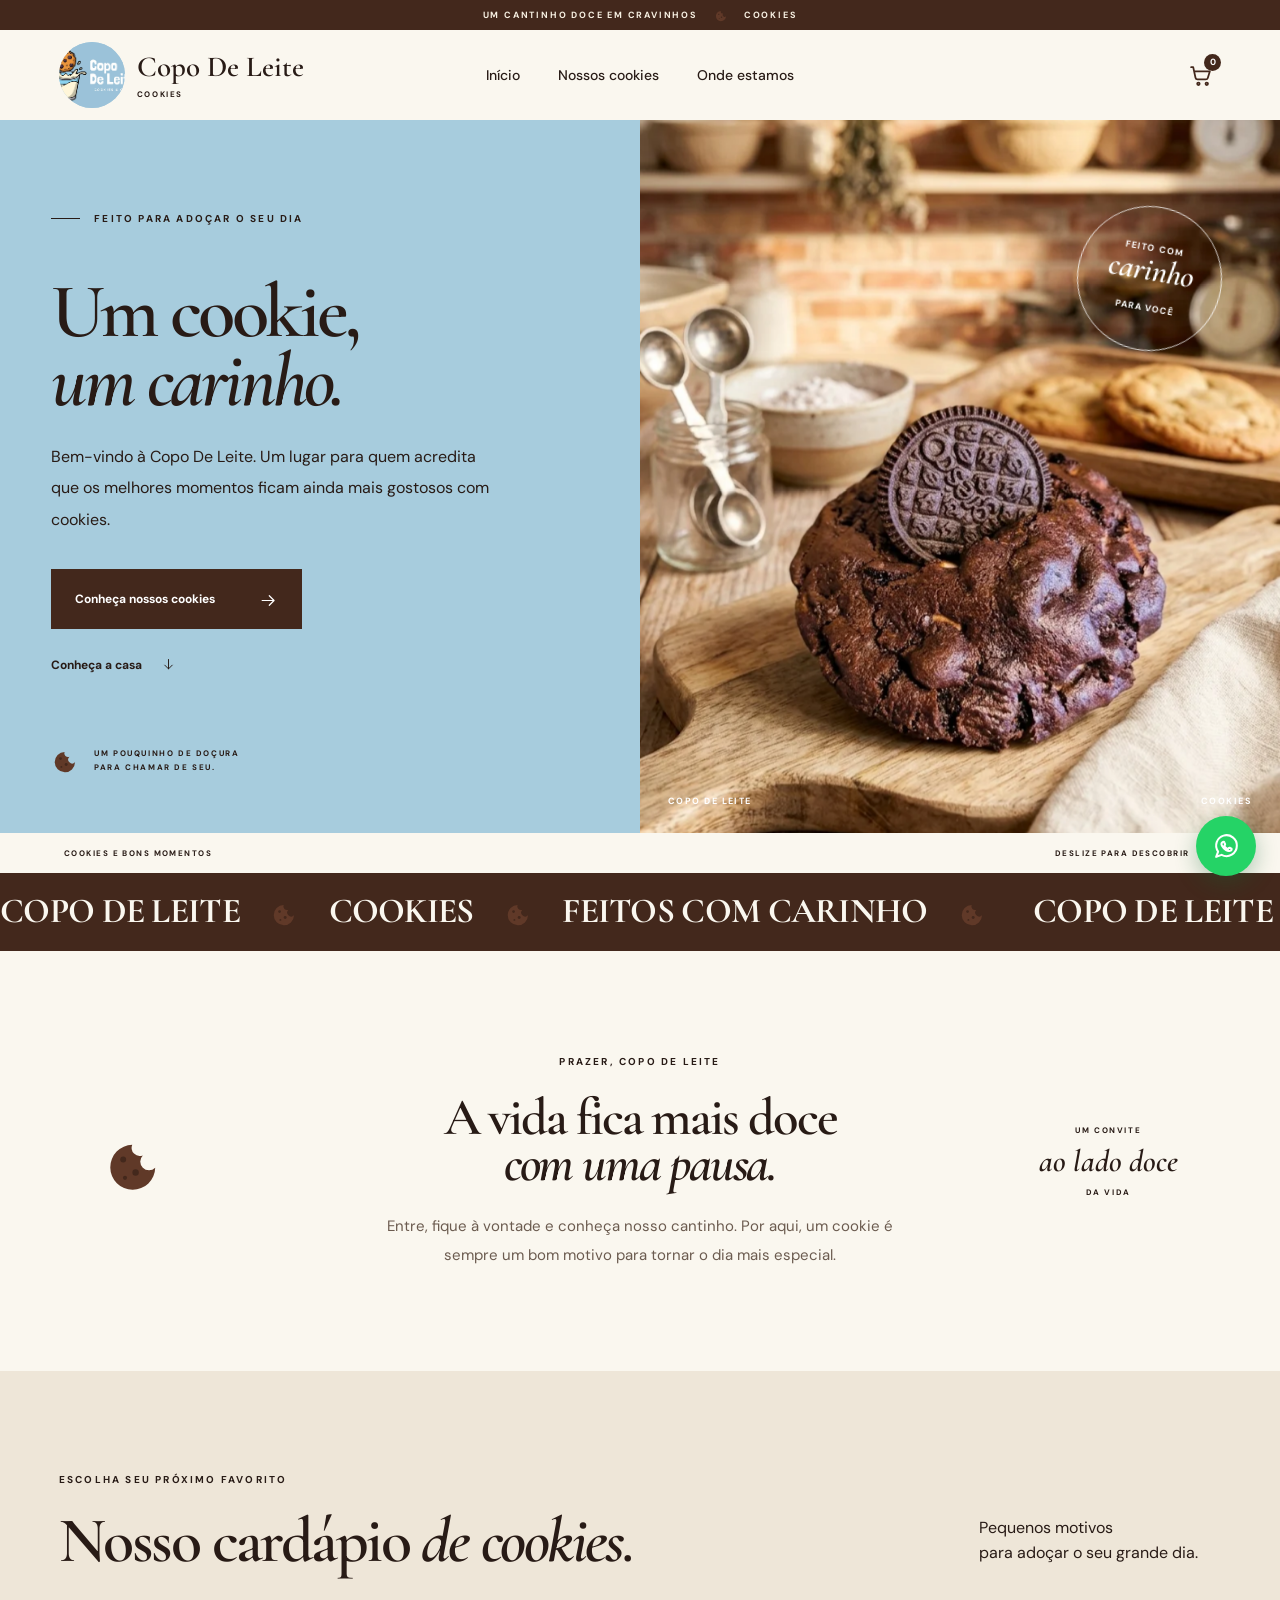
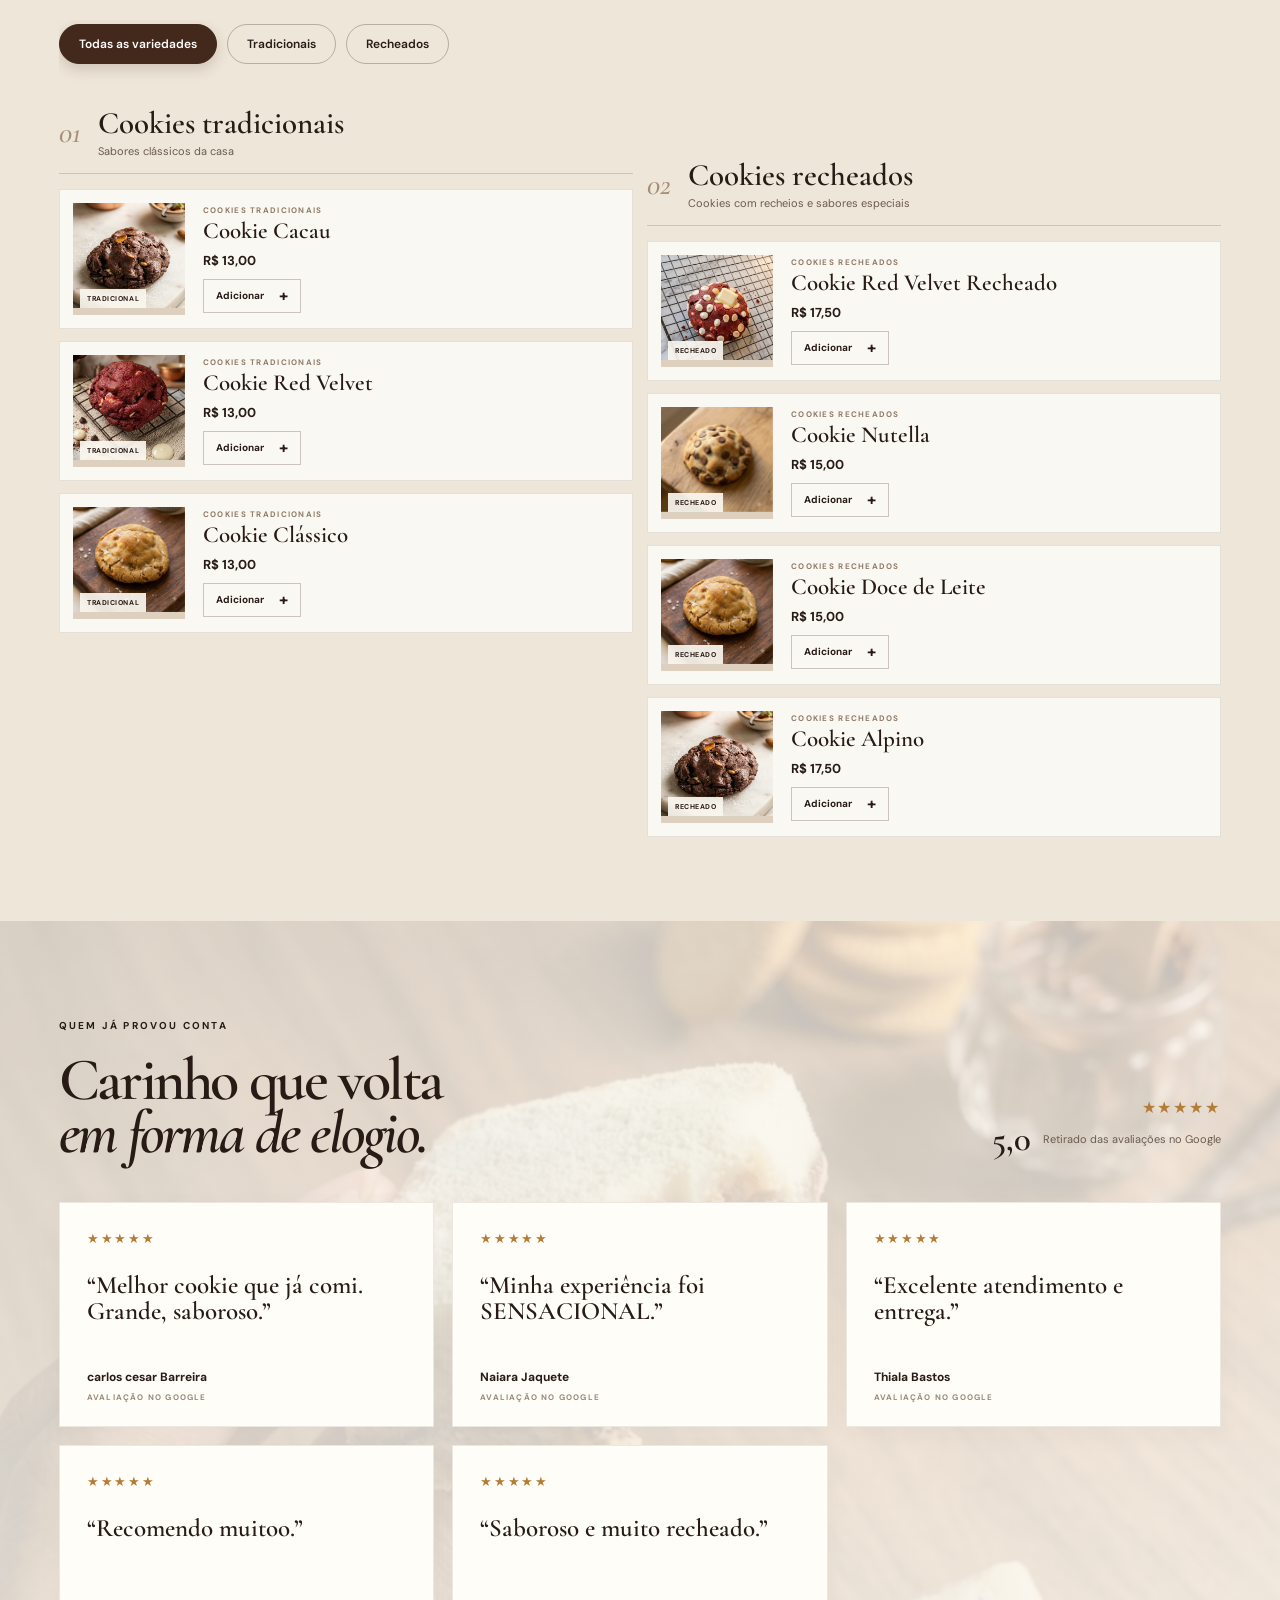
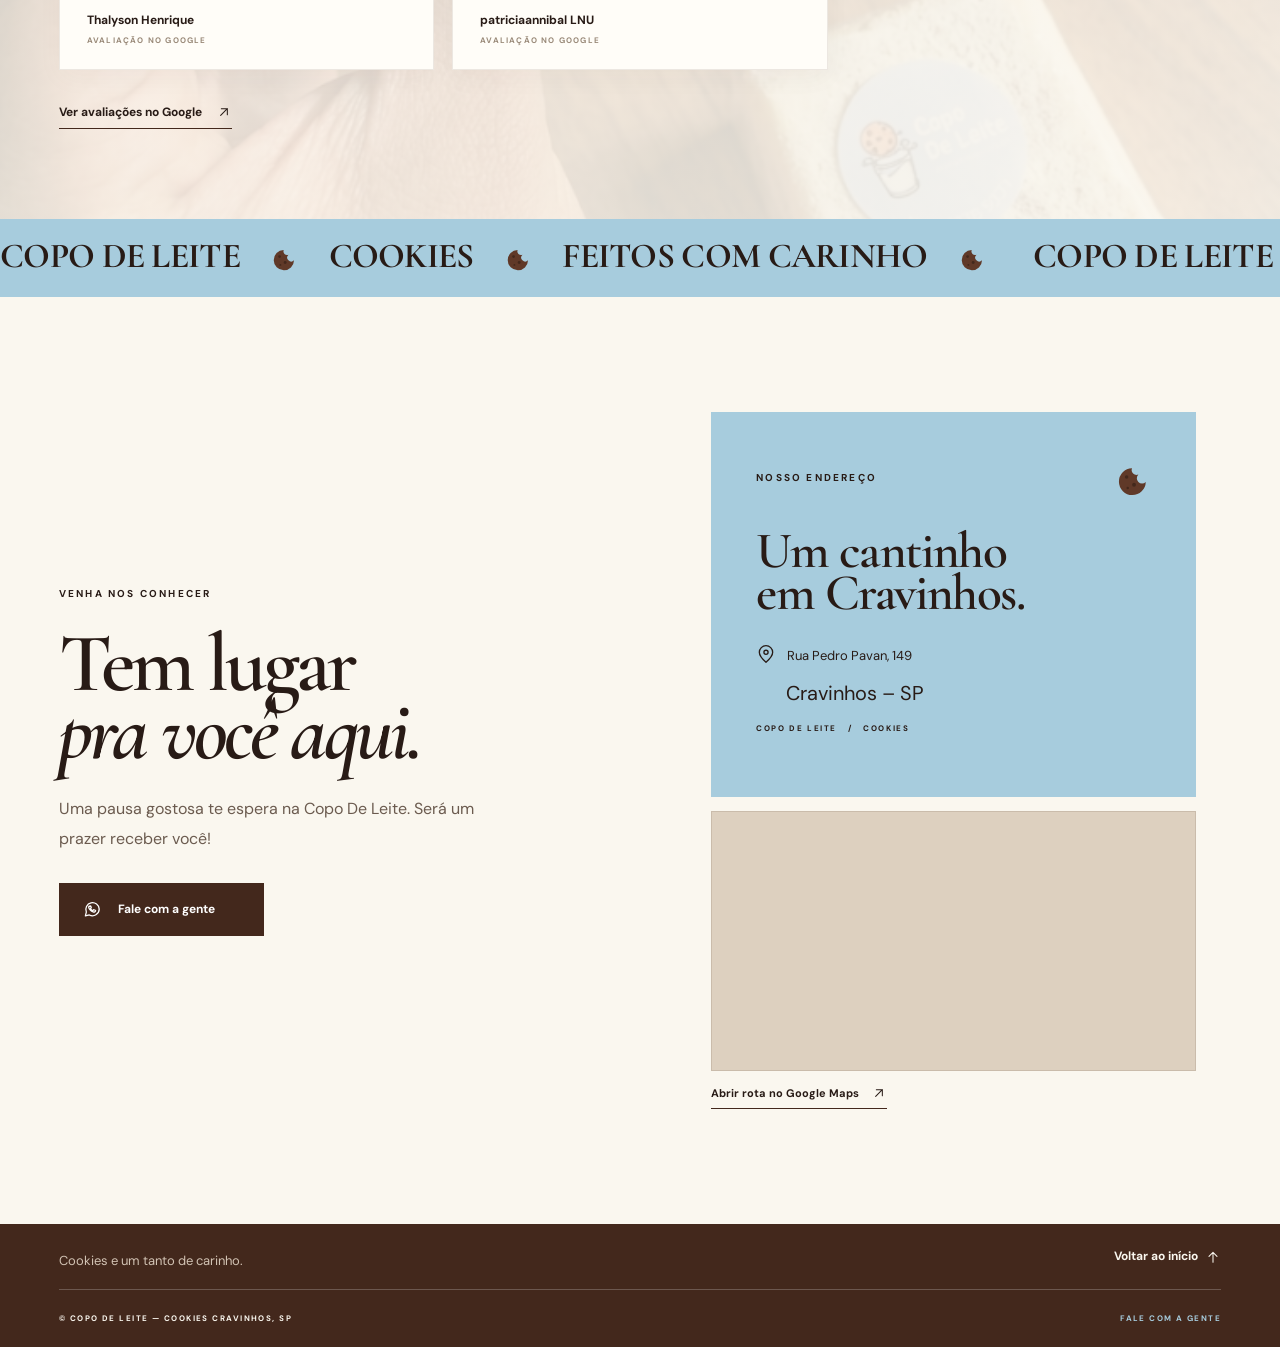
<file: index.html>
<!doctype html>
<html lang="pt-BR">
<head>
  <meta charset="utf-8">
  <meta name="viewport" content="width=device-width, initial-scale=1">
  <meta name="theme-color" content="#44281c">
  <meta name="description" content="Copo De Leite — cookies e um tanto de carinho em Cravinhos, SP.">
  <title>Copo De Leite | Cookies em Cravinhos</title>
  <link rel="preconnect" href="https://fonts.googleapis.com">
  <link rel="preconnect" href="https://fonts.gstatic.com" crossorigin>
  <link href="https://fonts.googleapis.com/css2?family=Cormorant+Garamond:ital,wght@0,400;0,500;0,600;0,700;1,400;1,500;1,600;1,700&family=DM+Sans:wght@400;500;600;700&display=swap" rel="stylesheet">
  <link rel="stylesheet" href="styles.css">
</head>
<body>
  <div class="scroll-progress" aria-hidden="true"><span></span></div>
  <div class="topline">UM CANTINHO DOCE EM CRAVINHOS <span><svg class="cookie-symbol" width="24" height="24" fill="currentColor" viewBox="0 0 24 24" aria-hidden="true"><path d="M20.6 12.3a8.7 8.7 0 1 1-8.9-8.9 3.15 3.15 0 0 0 4.1 4.1 3.15 3.15 0 0 0 4.8 4.8Z"/><circle class="cookie-chip" cx="8.2" cy="9.1" r="1.15"/><circle class="cookie-chip" cx="13" cy="14.1" r="1.25"/><circle class="cookie-chip" cx="8.9" cy="16.2" r=".8"/></svg></span> COOKIES</div>
  <header class="site-header">
    <a class="brand" href="index.html#inicio" aria-label="Copo De Leite — início">
      <span class="brand-mark"><img src="assets/logo.webp" alt=""></span>
      <span class="brand-name">Copo De Leite<small>COOKIES</small></span>
    </a>
    <nav id="primary-navigation" aria-label="Navegação principal">
      <a href="index.html#inicio">Início</a>
      <a href="index.html#cookies">Nossos cookies</a>
      <a href="index.html#visite">Onde estamos</a>
    </nav>
    <button class="mobile-menu-toggle" type="button" aria-label="Abrir menu" aria-controls="primary-navigation" aria-expanded="false"><span></span><span></span></button>
    <a class="cart-header-link" href="pedido.html#carrinho" aria-label="Abrir carrinho de encomendas"><svg width="24" height="24" fill="none" stroke="currentColor" stroke-width="1.7" stroke-linecap="round" stroke-linejoin="round" viewBox="0 0 24 24" aria-hidden="true"><path d="M3 4h2l2.2 10.2a2 2 0 0 0 2 1.6h7.9a2 2 0 0 0 1.9-1.4L21 8H6"/><circle cx="10" cy="20" r="1.2"/><circle cx="18" cy="20" r="1.2"/></svg><span class="cart-header-count" id="header-cart-count">0</span></a>
  </header>

  <main>
    <section class="hero" id="inicio">
      <div class="hero-copy">
        <p class="eyebrow"><span class="dash"></span> FEITO PARA ADOÇAR O SEU DIA</p>
        <h1>Um cookie,<br><em>um carinho.</em></h1>
        <p class="hero-description">Bem-vindo à Copo De Leite. Um lugar para quem acredita que os melhores momentos ficam ainda mais gostosos com cookies.</p>
        <a class="button" href="#cookies">Conheça nossos cookies <span><svg class="arrow-icon" width="24" height="24" fill="none" stroke="currentColor" stroke-width="1.55" stroke-linecap="round" stroke-linejoin="round" viewBox="0 0 24 24" aria-hidden="true"><path d="M4 12h15M13 6l6 6-6 6"/></svg></span></a>
        <a class="text-link" href="#visite">Conheça a casa <span><svg class="arrow-icon arrow-down" width="24" height="24" fill="none" stroke="currentColor" stroke-width="1.55" stroke-linecap="round" stroke-linejoin="round" viewBox="0 0 24 24" aria-hidden="true"><path d="M12 4v15m-6-6 6 6 6-6"/></svg></span></a>
        <div class="hero-note"><span class="sparkle"><svg class="cookie-symbol" width="24" height="24" fill="currentColor" viewBox="0 0 24 24" aria-hidden="true"><path d="M20.6 12.3a8.7 8.7 0 1 1-8.9-8.9 3.15 3.15 0 0 0 4.1 4.1 3.15 3.15 0 0 0 4.8 4.8Z"/><circle class="cookie-chip" cx="8.2" cy="9.1" r="1.15"/><circle class="cookie-chip" cx="13" cy="14.1" r="1.25"/><circle class="cookie-chip" cx="8.9" cy="16.2" r=".8"/></svg></span><span>UM POUQUINHO DE DOÇURA<br>PARA CHAMAR DE SEU.</span></div>
      </div>
      <div class="hero-photo" role="img" aria-label="Cookie de chocolate sobre uma tábua de madeira em uma cozinha artesanal">
        <div class="stamp">FEITO COM<br><strong>carinho</strong><br>PARA VOCÊ</div>
        <div class="photo-caption"><span>COPO DE LEITE</span><span>COOKIES</span></div>
      </div>
    </section>
    <div class="scroll-hint"><span>COOKIES E BONS MOMENTOS</span><span>DESLIZE PARA DESCOBRIR <svg class="arrow-icon arrow-down" width="24" height="24" fill="none" stroke="currentColor" stroke-width="1.55" stroke-linecap="round" stroke-linejoin="round" viewBox="0 0 24 24" aria-hidden="true"><path d="M12 4v15m-6-6 6 6 6-6"/></svg></span></div>

    <div class="marquee" aria-hidden="true"><div class="marquee-track"><span>COPO DE LEITE <i><svg class="cookie-symbol" width="24" height="24" fill="currentColor" viewBox="0 0 24 24" aria-hidden="true"><path d="M20.6 12.3a8.7 8.7 0 1 1-8.9-8.9 3.15 3.15 0 0 0 4.1 4.1 3.15 3.15 0 0 0 4.8 4.8Z"/><circle class="cookie-chip" cx="8.2" cy="9.1" r="1.15"/><circle class="cookie-chip" cx="13" cy="14.1" r="1.25"/><circle class="cookie-chip" cx="8.9" cy="16.2" r=".8"/></svg></i> COOKIES <i><svg class="cookie-symbol" width="24" height="24" fill="currentColor" viewBox="0 0 24 24" aria-hidden="true"><path d="M20.6 12.3a8.7 8.7 0 1 1-8.9-8.9 3.15 3.15 0 0 0 4.1 4.1 3.15 3.15 0 0 0 4.8 4.8Z"/><circle class="cookie-chip" cx="8.2" cy="9.1" r="1.15"/><circle class="cookie-chip" cx="13" cy="14.1" r="1.25"/><circle class="cookie-chip" cx="8.9" cy="16.2" r=".8"/></svg></i> FEITOS COM CARINHO <i><svg class="cookie-symbol" width="24" height="24" fill="currentColor" viewBox="0 0 24 24" aria-hidden="true"><path d="M20.6 12.3a8.7 8.7 0 1 1-8.9-8.9 3.15 3.15 0 0 0 4.1 4.1 3.15 3.15 0 0 0 4.8 4.8Z"/><circle class="cookie-chip" cx="8.2" cy="9.1" r="1.15"/><circle class="cookie-chip" cx="13" cy="14.1" r="1.25"/><circle class="cookie-chip" cx="8.9" cy="16.2" r=".8"/></svg></i> </span><span>COPO DE LEITE <i><svg class="cookie-symbol" width="24" height="24" fill="currentColor" viewBox="0 0 24 24" aria-hidden="true"><path d="M20.6 12.3a8.7 8.7 0 1 1-8.9-8.9 3.15 3.15 0 0 0 4.1 4.1 3.15 3.15 0 0 0 4.8 4.8Z"/><circle class="cookie-chip" cx="8.2" cy="9.1" r="1.15"/><circle class="cookie-chip" cx="13" cy="14.1" r="1.25"/><circle class="cookie-chip" cx="8.9" cy="16.2" r=".8"/></svg></i> COOKIES <i><svg class="cookie-symbol" width="24" height="24" fill="currentColor" viewBox="0 0 24 24" aria-hidden="true"><path d="M20.6 12.3a8.7 8.7 0 1 1-8.9-8.9 3.15 3.15 0 0 0 4.1 4.1 3.15 3.15 0 0 0 4.8 4.8Z"/><circle class="cookie-chip" cx="8.2" cy="9.1" r="1.15"/><circle class="cookie-chip" cx="13" cy="14.1" r="1.25"/><circle class="cookie-chip" cx="8.9" cy="16.2" r=".8"/></svg></i> FEITOS COM CARINHO <i><svg class="cookie-symbol" width="24" height="24" fill="currentColor" viewBox="0 0 24 24" aria-hidden="true"><path d="M20.6 12.3a8.7 8.7 0 1 1-8.9-8.9 3.15 3.15 0 0 0 4.1 4.1 3.15 3.15 0 0 0 4.8 4.8Z"/><circle class="cookie-chip" cx="8.2" cy="9.1" r="1.15"/><circle class="cookie-chip" cx="13" cy="14.1" r="1.25"/><circle class="cookie-chip" cx="8.9" cy="16.2" r=".8"/></svg></i> </span></div></div>

    <section class="story reveal">
      <span class="story-star"><svg class="cookie-symbol" width="24" height="24" fill="currentColor" viewBox="0 0 24 24" aria-hidden="true"><path d="M20.6 12.3a8.7 8.7 0 1 1-8.9-8.9 3.15 3.15 0 0 0 4.1 4.1 3.15 3.15 0 0 0 4.8 4.8Z"/><circle class="cookie-chip" cx="8.2" cy="9.1" r="1.15"/><circle class="cookie-chip" cx="13" cy="14.1" r="1.25"/><circle class="cookie-chip" cx="8.9" cy="16.2" r=".8"/></svg></span>
      <div class="story-main">
        <p class="eyebrow">PRAZER, COPO DE LEITE</p>
        <h2>A vida fica mais doce<br><em>com uma pausa.</em></h2>
        <p>Entre, fique à vontade e conheça nosso cantinho. Por aqui, um cookie é sempre um bom motivo para tornar o dia mais especial.</p>
      </div>
      <div class="story-side"><small>UM CONVITE</small><strong>ao lado doce</strong><small>DA VIDA</small></div>
    </section>

    <section class="cookies" id="cookies">
      <div class="section-heading reveal">
        <div><p class="eyebrow">ESCOLHA SEU PRÓXIMO FAVORITO</p><h2>Nosso cardápio <em>de cookies.</em></h2></div>
        <p class="heading-note">Pequenos motivos<br>para adoçar o seu grande dia.</p>
      </div>
      <div class="menu-tabs" role="tablist" aria-label="Categorias de cookies">
        <button class="menu-tab is-active" type="button" role="tab" aria-selected="true" data-filter="todos">Todas as variedades</button>
        <button class="menu-tab" type="button" role="tab" aria-selected="false" data-filter="tradicionais">Tradicionais</button>
        <button class="menu-tab" type="button" role="tab" aria-selected="false" data-filter="recheados">Recheados</button>
      </div>
      <div class="menu-grid" id="menu-grid" aria-live="polite"></div>
    </section>

    <section class="reviews" id="avaliacoes" aria-labelledby="reviews-title">
      <div class="reviews-heading reveal">
        <div><p class="eyebrow">QUEM JÁ PROVOU CONTA</p><h2 id="reviews-title">Carinho que volta<br><em>em forma de elogio.</em></h2></div>
        <div class="google-rating"><span aria-label="5 estrelas">★★★★★</span><strong>5,0</strong><small> Retirado das avaliações no Google</small></div>
      </div>
      <div class="review-grid">
        <article class="review-card reveal" tabindex="0"><div class="review-stars" aria-label="5 estrelas">★★★★★</div><blockquote>“Melhor cookie que já comi. Grande, saboroso.”</blockquote><p class="review-author">carlos cesar Barreira</p><small>AVALIAÇÃO NO GOOGLE</small></article>
        <article class="review-card reveal" tabindex="0"><div class="review-stars" aria-label="5 estrelas">★★★★★</div><blockquote>“Minha experiência foi SENSACIONAL.”</blockquote><p class="review-author">Naiara Jaquete</p><small>AVALIAÇÃO NO GOOGLE</small></article>
        <article class="review-card reveal" tabindex="0"><div class="review-stars" aria-label="5 estrelas">★★★★★</div><blockquote>“Excelente atendimento e entrega.”</blockquote><p class="review-author">Thiala Bastos</p><small>AVALIAÇÃO NO GOOGLE</small></article>
        <article class="review-card reveal" tabindex="0"><div class="review-stars" aria-label="5 estrelas">★★★★★</div><blockquote>“Recomendo muitoo.”</blockquote><p class="review-author">Thalyson Henrique</p><small>AVALIAÇÃO NO GOOGLE</small></article>
        <article class="review-card reveal" tabindex="0"><div class="review-stars" aria-label="5 estrelas">★★★★★</div><blockquote>“Saboroso e muito recheado.”</blockquote><p class="review-author">patriciaannibal LNU</p><small>AVALIAÇÃO NO GOOGLE</small></article>
      </div>
      <a class="reviews-link" href="https://share.google/1sPjE447pkCqp3DHj" target="_blank" rel="noreferrer">Ver avaliações no Google <span><svg class="arrow-icon arrow-external" width="24" height="24" fill="none" stroke="currentColor" stroke-width="1.55" stroke-linecap="round" stroke-linejoin="round" viewBox="0 0 24 24" aria-hidden="true"><path d="M7 17 17 7M8 7h9v9"/></svg></span></a>
    </section>

    <div class="marquee marquee-blue" aria-hidden="true"><div class="marquee-track"><span>COPO DE LEITE <i><svg class="cookie-symbol" width="24" height="24" fill="currentColor" viewBox="0 0 24 24" aria-hidden="true"><path d="M20.6 12.3a8.7 8.7 0 1 1-8.9-8.9 3.15 3.15 0 0 0 4.1 4.1 3.15 3.15 0 0 0 4.8 4.8Z"/><circle class="cookie-chip" cx="8.2" cy="9.1" r="1.15"/><circle class="cookie-chip" cx="13" cy="14.1" r="1.25"/><circle class="cookie-chip" cx="8.9" cy="16.2" r=".8"/></svg></i> COOKIES <i><svg class="cookie-symbol" width="24" height="24" fill="currentColor" viewBox="0 0 24 24" aria-hidden="true"><path d="M20.6 12.3a8.7 8.7 0 1 1-8.9-8.9 3.15 3.15 0 0 0 4.1 4.1 3.15 3.15 0 0 0 4.8 4.8Z"/><circle class="cookie-chip" cx="8.2" cy="9.1" r="1.15"/><circle class="cookie-chip" cx="13" cy="14.1" r="1.25"/><circle class="cookie-chip" cx="8.9" cy="16.2" r=".8"/></svg></i> FEITOS COM CARINHO <i><svg class="cookie-symbol" width="24" height="24" fill="currentColor" viewBox="0 0 24 24" aria-hidden="true"><path d="M20.6 12.3a8.7 8.7 0 1 1-8.9-8.9 3.15 3.15 0 0 0 4.1 4.1 3.15 3.15 0 0 0 4.8 4.8Z"/><circle class="cookie-chip" cx="8.2" cy="9.1" r="1.15"/><circle class="cookie-chip" cx="13" cy="14.1" r="1.25"/><circle class="cookie-chip" cx="8.9" cy="16.2" r=".8"/></svg></i> </span><span>COPO DE LEITE <i><svg class="cookie-symbol" width="24" height="24" fill="currentColor" viewBox="0 0 24 24" aria-hidden="true"><path d="M20.6 12.3a8.7 8.7 0 1 1-8.9-8.9 3.15 3.15 0 0 0 4.1 4.1 3.15 3.15 0 0 0 4.8 4.8Z"/><circle class="cookie-chip" cx="8.2" cy="9.1" r="1.15"/><circle class="cookie-chip" cx="13" cy="14.1" r="1.25"/><circle class="cookie-chip" cx="8.9" cy="16.2" r=".8"/></svg></i> COOKIES <i><svg class="cookie-symbol" width="24" height="24" fill="currentColor" viewBox="0 0 24 24" aria-hidden="true"><path d="M20.6 12.3a8.7 8.7 0 1 1-8.9-8.9 3.15 3.15 0 0 0 4.1 4.1 3.15 3.15 0 0 0 4.8 4.8Z"/><circle class="cookie-chip" cx="8.2" cy="9.1" r="1.15"/><circle class="cookie-chip" cx="13" cy="14.1" r="1.25"/><circle class="cookie-chip" cx="8.9" cy="16.2" r=".8"/></svg></i> FEITOS COM CARINHO <i><svg class="cookie-symbol" width="24" height="24" fill="currentColor" viewBox="0 0 24 24" aria-hidden="true"><path d="M20.6 12.3a8.7 8.7 0 1 1-8.9-8.9 3.15 3.15 0 0 0 4.1 4.1 3.15 3.15 0 0 0 4.8 4.8Z"/><circle class="cookie-chip" cx="8.2" cy="9.1" r="1.15"/><circle class="cookie-chip" cx="13" cy="14.1" r="1.25"/><circle class="cookie-chip" cx="8.9" cy="16.2" r=".8"/></svg></i> </span></div></div>

    <section class="visit" id="visite">
      <div class="visit-copy reveal"><p class="eyebrow">VENHA NOS CONHECER</p><h2>Tem lugar<br><em>pra você aqui.</em></h2><p>Uma pausa gostosa te espera na Copo De Leite. Será um prazer receber você!</p><a class="button" href="https://wa.me/5516991389236?text=Ol%C3%A1%21%21%20Vi%20o%20site%20de%20voc%C3%AAs%20e%20gostaria%20de%20fazer%20uma%20encomenda." target="_blank" rel="noreferrer"><svg class="whatsapp-icon" width="24" height="24" fill="none" stroke="currentColor" stroke-width="1.6" stroke-linecap="round" stroke-linejoin="round" viewBox="0 0 24 24" aria-hidden="true"><path d="M20.5 11.5a8.5 8.5 0 0 1-12.5 7.4L3 20l1.2-4.7A8.5 8.5 0 1 1 20.5 11.5Z"/><path d="M8.7 8.1c.3-.6.6-.6 1-.6l.7 1.6c.1.3.1.5-.1.7l-.6.7c-.2.2-.2.4-.1.6.4.8 1.3 1.7 2.2 2.2.3.2.5.2.7 0l.8-.9c.2-.2.5-.3.8-.1l1.5.7c.3.1.4.4.3.7-.1.5-.4 1-1 1.3-.6.3-1.3.4-2 .1-1.2-.4-2.5-1.1-3.7-2.4-1.2-1.2-1.8-2.5-2-3.5-.1-.6.2-1 .5-1.4Z"/></svg> Fale com a gente</a></div>
      <div class="visit-location reveal">
        <div class="address-card"><div class="address-top"><p class="eyebrow">NOSSO ENDEREÇO</p><span><svg class="cookie-symbol" width="24" height="24" fill="currentColor" viewBox="0 0 24 24" aria-hidden="true"><path d="M20.6 12.3a8.7 8.7 0 1 1-8.9-8.9 3.15 3.15 0 0 0 4.1 4.1 3.15 3.15 0 0 0 4.8 4.8Z"/><circle class="cookie-chip" cx="8.2" cy="9.1" r="1.15"/><circle class="cookie-chip" cx="13" cy="14.1" r="1.25"/><circle class="cookie-chip" cx="8.9" cy="16.2" r=".8"/></svg></span></div><h3>Um cantinho<br>em Cravinhos.</h3><p class="address"><span class="location-pin" aria-hidden="true"><svg width="20" height="20" fill="none" stroke="currentColor" stroke-width="1.6" stroke-linecap="round" stroke-linejoin="round" viewBox="0 0 24 24"><path d="M20 10c0 5-8 12-8 12S4 15 4 10a8 8 0 1 1 16 0Z"/><circle cx="12" cy="10" r="2.5"/></svg></span> Rua Pedro Pavan, 149<br><span class="address-city">Cravinhos – SP</span></p><small>COPO DE LEITE&nbsp;&nbsp; / &nbsp;&nbsp;COOKIES</small></div>
        <div class="map-frame"><iframe title="Mapa da Copo De Leite em Cravinhos" src="https://maps.google.com/maps?q=Rua%20Pedro%20Pavan%2C%20149%2C%20Francisco%20Castilho%2C%20Cravinhos%2C%20SP%2C%2014140-000&z=16&output=embed" loading="lazy" referrerpolicy="no-referrer-when-downgrade" allowfullscreen></iframe></div>
        <a class="map-directions" href="https://www.google.com/maps/dir/?api=1&destination=Rua%20Pedro%20Pavan%2C%20149%2C%20Francisco%20Castilho%2C%20Cravinhos%2C%20SP%2C%2014140-000" target="_blank" rel="noreferrer">Abrir rota no Google Maps <span><svg class="arrow-icon arrow-external" width="24" height="24" fill="none" stroke="currentColor" stroke-width="1.55" stroke-linecap="round" stroke-linejoin="round" viewBox="0 0 24 24" aria-hidden="true"><path d="M7 17 17 7M8 7h9v9"/></svg></span></a>
      </div>
    </section>
  </main>
  <footer class="footer">
    <div class="footer-top"><div><p>Cookies e um tanto de carinho.</p></div><a href="#inicio">Voltar ao início <svg class="arrow-icon arrow-up" width="24" height="24" fill="none" stroke="currentColor" stroke-width="1.55" stroke-linecap="round" stroke-linejoin="round" viewBox="0 0 24 24" aria-hidden="true"><path d="M12 20V5m-6 6 6-6 6 6"/></svg></a></div>
    <div class="footer-bottom"><span>© COPO DE LEITE — COOKIES CRAVINHOS, SP</span><a href="https://wa.me/5516991389236?text=Ol%C3%A1%21%21%20Vi%20o%20site%20de%20voc%C3%AAs%20e%20gostaria%20de%20fazer%20uma%20encomenda." target="_blank" rel="noreferrer">FALE COM A GENTE</a></div>
  </footer>
  <a class="whatsapp-float" href="https://wa.me/5516991389236?text=Ol%C3%A1%21%21%20Vi%20o%20site%20de%20voc%C3%AAs%20e%20gostaria%20de%20fazer%20uma%20encomenda." target="_blank" rel="noreferrer" aria-label="Fazer uma encomenda pelo WhatsApp"><svg width="24" height="24" fill="none" stroke="currentColor" stroke-width="1.6" stroke-linecap="round" stroke-linejoin="round" viewBox="0 0 24 24" aria-hidden="true"><path d="M20 11.5a8 8 0 0 1-11.8 7L4 20l1.5-4.1A8 8 0 1 1 20 11.5Z"/><path d="M9 8.8c.2-.4.5-.4.8-.4.2 0 .4.1.5.4l.6 1.3c.1.2 0 .5-.1.7l-.4.5c-.1.2-.2.3 0 .6.3.5.8 1 1.4 1.4.6.4 1.1.6 1.4.5l.6-.7c.2-.2.4-.2.7-.1l1.2.6c.3.1.3.3.3.5 0 .3-.2.8-.6 1-.4.3-.9.5-1.5.4-.6-.1-1.3-.3-2.3-.8-1.6-.8-2.7-2.6-2.8-2.8-.1-.2-.7-.9-.7-1.8 0-.8.4-1.2.6-1.3Z"/></svg></a>
  <script src="script.js"></script>
</body>
</html>
</file>
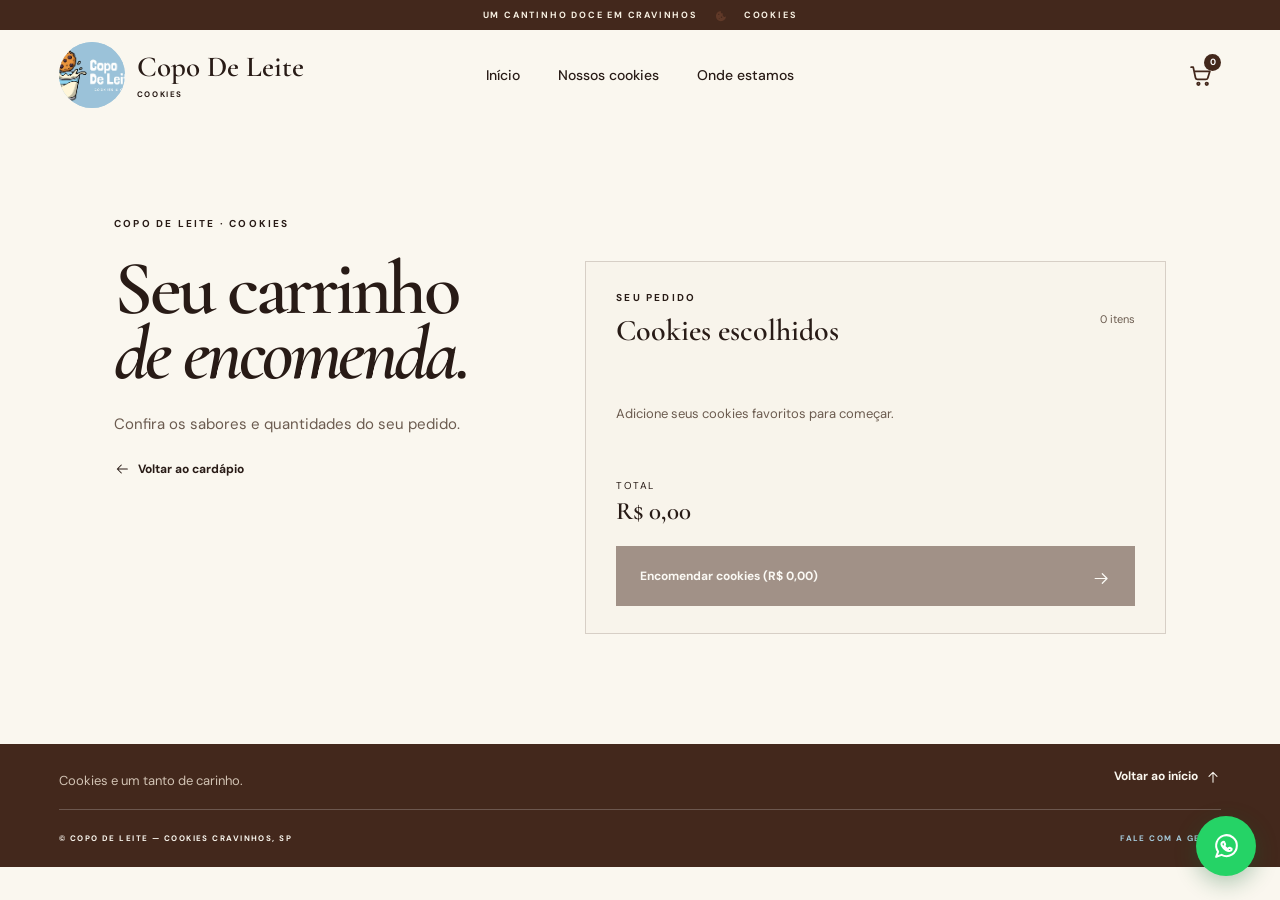
<file: pedido.html>
<!doctype html>
<html lang="pt-BR">
<head>
  <meta charset="utf-8">
  <meta name="viewport" content="width=device-width, initial-scale=1">
  <meta name="theme-color" content="#44281c">
  <title>Seu pedido | Copo De Leite</title>
  <link rel="preconnect" href="https://fonts.googleapis.com">
  <link rel="preconnect" href="https://fonts.gstatic.com" crossorigin>
  <link href="https://fonts.googleapis.com/css2?family=Cormorant+Garamond:ital,wght@0,400;0,500;0,600;0,700;1,400;1,500;1,600;1,700&family=DM+Sans:wght@400;500;600;700&display=swap" rel="stylesheet">
  <link rel="stylesheet" href="styles.css">
</head>
<body class="order-page">
  <div class="scroll-progress" aria-hidden="true"><span></span></div>
  <div class="topline">UM CANTINHO DOCE EM CRAVINHOS <span><svg class="cookie-symbol" width="24" height="24" fill="currentColor" viewBox="0 0 24 24" aria-hidden="true"><path d="M20.6 12.3a8.7 8.7 0 1 1-8.9-8.9 3.15 3.15 0 0 0 4.1 4.1 3.15 3.15 0 0 0 4.8 4.8Z"/><circle class="cookie-chip" cx="8.2" cy="9.1" r="1.15"/><circle class="cookie-chip" cx="13" cy="14.1" r="1.25"/><circle class="cookie-chip" cx="8.9" cy="16.2" r=".8"/></svg></span> COOKIES</div>
  <header class="site-header">
    <a class="brand" href="index.html#inicio" aria-label="Copo De Leite — início"><span class="brand-mark"><img src="assets/logo.webp" alt=""></span><span class="brand-name">Copo De Leite<small>COOKIES</small></span></a>
    <nav id="primary-navigation" aria-label="Navegação principal"><a href="index.html#inicio">Início</a><a href="index.html#cookies">Nossos cookies</a><a href="index.html#visite">Onde estamos</a></nav>
    <button class="mobile-menu-toggle" type="button" aria-label="Abrir menu" aria-controls="primary-navigation" aria-expanded="false"><span></span><span></span></button>
    <a class="cart-header-link" href="pedido.html#carrinho" aria-label="Abrir carrinho de encomendas"><svg width="24" height="24" fill="none" stroke="currentColor" stroke-width="1.7" stroke-linecap="round" stroke-linejoin="round" viewBox="0 0 24 24" aria-hidden="true"><path d="M3 4h2l2.2 10.2a2 2 0 0 0 2 1.6h7.9a2 2 0 0 0 1.9-1.4L21 8H6"/><circle cx="10" cy="20" r="1.2"/><circle cx="18" cy="20" r="1.2"/></svg><span class="cart-header-count" id="header-cart-count">0</span></a>
  </header>
  <main class="cart-page-main" id="carrinho">
    <section class="cart-page-intro"><p class="eyebrow">COPO DE LEITE · COOKIES</p><h1>Seu carrinho<br><em>de encomenda.</em></h1><p>Confira os sabores e quantidades do seu pedido.</p><a class="text-link" href="index.html#cookies"><svg class="arrow-icon arrow-left" width="24" height="24" fill="none" stroke="currentColor" stroke-width="1.55" stroke-linecap="round" stroke-linejoin="round" viewBox="0 0 24 24" aria-hidden="true"><path d="M20 12H5m6 6-6-6 6-6"/></svg> Voltar ao cardápio</a></section>
    <section class="cart-panel cart-page-panel" aria-labelledby="cart-title">
      <div class="cart-heading"><div><p class="eyebrow">SEU PEDIDO</p><h2 id="cart-title">Cookies escolhidos</h2></div><span class="cart-count" id="cart-count">0 itens</span></div>
      <div class="cart-items" id="cart-items"><p class="cart-empty">Adicione seus cookies favoritos para começar.</p></div>
      <div class="cart-footer"><div class="cart-total"><span>Total</span><strong id="cart-total">R$ 0,00</strong></div><a class="button checkout-button is-disabled" id="checkout-button" href="#carrinho" aria-disabled="true">Encomendar cookies (R$ 0,00) <span><svg class="arrow-icon" width="24" height="24" fill="none" stroke="currentColor" stroke-width="1.55" stroke-linecap="round" stroke-linejoin="round" viewBox="0 0 24 24" aria-hidden="true"><path d="M4 12h15M13 6l6 6-6 6"/></svg></span></a></div>
    </section>
    <p class="checkout-notice" id="checkout-notice" aria-live="polite" hidden></p>
    <section class="reorder-section" id="reorder-section" aria-labelledby="reorder-title" hidden>
      <div class="reorder-heading"><div><p class="eyebrow">SEU PEDIDO ANTERIOR</p><h2 id="reorder-title">Comprar novamente</h2></div><button class="button reorder-all" id="reorder-all" type="button">Adicionar pedido anterior <span><svg class="arrow-icon" width="24" height="24" fill="none" stroke="currentColor" stroke-width="1.55" stroke-linecap="round" stroke-linejoin="round" viewBox="0 0 24 24" aria-hidden="true"><path d="M4 12h15M13 6l6 6-6 6"/></svg></span></button></div>
      <div class="reorder-items" id="reorder-items"></div>
    </section>
  </main>
  <footer class="footer order-footer"><div class="footer-top"><div><p>Cookies e um tanto de carinho.</p></div><a href="index.html#inicio">Voltar ao início <svg class="arrow-icon arrow-up" width="24" height="24" fill="none" stroke="currentColor" stroke-width="1.55" stroke-linecap="round" stroke-linejoin="round" viewBox="0 0 24 24" aria-hidden="true"><path d="M12 20V5m-6 6 6-6 6 6"/></svg></a></div><div class="footer-bottom"><span>© COPO DE LEITE — COOKIES CRAVINHOS, SP</span><a href="https://wa.me/5516991389236?text=Ol%C3%A1%21%21%20Vi%20o%20site%20de%20voc%C3%AAs%20e%20gostaria%20de%20fazer%20uma%20encomenda." target="_blank" rel="noreferrer">FALE COM A GENTE</a></div></footer>
  <a class="whatsapp-float" href="https://wa.me/5516991389236?text=Ol%C3%A1%21%21%20Vi%20o%20site%20de%20voc%C3%AAs%20e%20gostaria%20de%20fazer%20uma%20encomenda." target="_blank" rel="noreferrer" aria-label="Fazer uma encomenda pelo WhatsApp"><svg width="24" height="24" fill="none" stroke="currentColor" stroke-width="1.6" stroke-linecap="round" stroke-linejoin="round" viewBox="0 0 24 24" aria-hidden="true"><path d="M20 11.5a8 8 0 0 1-11.8 7L4 20l1.5-4.1A8 8 0 1 1 20 11.5Z"/><path d="M9 8.8c.2-.4.5-.4.8-.4.2 0 .4.1.5.4l.6 1.3c.1.2 0 .5-.1.7l-.4.5c-.1.2-.2.3 0 .6.3.5.8 1 1.4 1.4.6.4 1.1.6 1.4.5l.6-.7c.2-.2.4-.2.7-.1l1.2.6c.3.1.3.3.3.5 0 .3-.2.8-.6 1-.4.3-.9.5-1.5.4-.6-.1-1.3-.3-2.3-.8-1.6-.8-2.7-2.6-2.8-2.8-.1-.2-.7-.9-.7-1.8 0-.8.4-1.2.6-1.3Z"/></svg></a>
  <script src="script.js"></script>
</body>
</html>
</file>
<file: styles.css>
/* Tokens visuais e estilos globais */
:root {
  --cream: #faf7ef;
  --sand: #eee6d8;
  --blue: #a7ccdd;
  --brown: #43281c;
  --ink: #281b16;
  --muted: #6b5b4f;
  --serif: 'Cormorant Garamond', Georgia, serif;
  --sans: 'DM Sans', Arial, sans-serif;
}

* {
  box-sizing: border-box;
}

html {
  scroll-behavior: smooth;
}

body {
  margin: 0;
  background: var(--cream);
  color: var(--ink);
  font-family: var(--sans);
  -webkit-font-smoothing: antialiased;
}

a {
  color: inherit;
  text-decoration: none;
}

.topline {
  height: 30px;
  background: var(--brown);
  color: #f7f0e2;
  display: flex;
  align-items: center;
  justify-content: center;
  gap: 16px;
  font-size: 9px;
  font-weight: 700;
  letter-spacing: .2em;
}

.topline span {
  font-size: 14px;
  color: var(--blue);
}

/* Cabeçalho, marca e links de navegação */
.site-header {
  height: 90px;
  padding: 0 4.6%;
  display: flex;
  align-items: center;
  justify-content: space-between;
  background: var(--cream);
  position: relative;
  z-index: 2;
}

.brand {
  display: flex;
  align-items: center;
  gap: 12px;
}

.brand-mark {
  width: 66px;
  height: 66px;
  border-radius: 50%;
  overflow: hidden;
  background: var(--blue);
  display: grid;
  place-items: center;
}

.brand-mark img {
  width: 100%;
  height: 100%;
  object-fit: cover;
  object-position: 15% center;
  transform: scale(1.7);
}

.brand-name {
  font: 600 29px/1 var(--serif);
  white-space: nowrap;
}

.brand-name small {
  display: block;
  font: 700 8px var(--sans);
  letter-spacing: .2em;
  margin-top: 8px;
}

.site-header nav {
  display: flex;
  align-items: center;
  gap: 38px;
  font-size: 14px;
  font-weight: 500;
}

.site-header nav a,
.header-order {
  transition: opacity .2s;
}

.site-header nav a:hover,
.header-order:hover {
  opacity: .62;
}

.header-order {
  border-bottom: 1px solid var(--brown);
  padding: 8px 0;
  font-size: 14px;
  font-weight: 700;
  white-space: nowrap;
}

.header-order span {
  font-size: 20px;
  margin-left: 18px;
}

/* Conteúdo principal e imagem de destaque */
.hero {
  display: grid;
  grid-template-columns: 1fr 1fr;
  min-height: min(675px, calc(100vh - 120px));
}

.hero-copy {
  background: var(--blue);
  padding: 90px 8% 48px;
  display: flex;
  flex-direction: column;
  align-items: flex-start;
}

.eyebrow {
  font-size: 10px;
  font-weight: 700;
  letter-spacing: .22em;
  line-height: 1.7;
}

.hero-copy .eyebrow {
  display: flex;
  align-items: center;
  gap: 14px;
}

.dash {
  width: 29px;
  height: 1px;
  background: var(--ink);
}

h1,
h2,
h3,
p {
  margin-top: 0;
}

.hero h1 {
  font: 600 clamp(54px, 6vw, 86px)/.9 var(--serif);
  letter-spacing: -.045em;
  margin: 40px 0 26px;
}

.hero h1 em,
h2 em {
  font-weight: 600;
}

.hero-description {
  font-size: 16px;
  line-height: 1.95;
  max-width: 440px;
  margin-bottom: 34px;
}

.button {
  background: var(--brown);
  color: white;
  display: inline-flex;
  align-items: center;
  justify-content: space-between;
  gap: 44px;
  padding: 17px 24px;
  font-size: 12px;
  font-weight: 700;
  min-width: 240px;
  transition: transform .2s, background .2s;
}

.button:hover {
  transform: translateY(-3px);
  background: #593626;
}

.button span {
  font-size: 20px;
  font-weight: 400;
}

.text-link {
  font-size: 12px;
  font-weight: 700;
  margin-top: 22px;
}

.text-link span {
  font-size: 18px;
  margin-left: 8px;
}

.hero-note {
  display: flex;
  align-items: center;
  gap: 15px;
  margin-top: auto;
  padding-top: 60px;
  font-size: 8px;
  line-height: 1.8;
  font-weight: 700;
  letter-spacing: .2em;
}

.sparkle {
  font-size: 28px;
  font-weight: 300;
}

.hero-photo {
  position: relative;
  background: url('assets/hero.webp') center 54%/cover no-repeat;
  min-height: 600px;
}

.stamp {
  position: absolute;
  right: 9%;
  top: 12%;
  border: 1px solid rgba(255, 255, 255, .8);
  border-radius: 50%;
  width: 145px;
  height: 145px;
  display: grid;
  align-content: center;
  text-align: center;
  color: white;
  font-size: 9px;
  font-weight: 700;
  line-height: 1.7;
  letter-spacing: .12em;
  transform: rotate(10deg);
}

.stamp strong {
  font: italic 600 32px/.9 var(--serif);
  letter-spacing: 0;
}

.photo-caption {
  position: absolute;
  bottom: 26px;
  left: 28px;
  right: 28px;
  color: white;
  display: flex;
  justify-content: space-between;
  font-size: 9px;
  font-weight: 700;
  letter-spacing: .16em;
}

.scroll-hint {
  height: 40px;
  background: var(--cream);
  display: flex;
  align-items: center;
  justify-content: space-between;
  padding: 0 5%;
  font-size: 8px;
  letter-spacing: .18em;
  font-weight: 700;
}

.scroll-hint b {
  font-size: 17px;
  margin-left: 12px;
}

/* Faixa animada e apresentação da marca */
.marquee {
  height: 78px;
  background: var(--brown);
  color: var(--cream);
  overflow: hidden;
  display: flex;
  align-items: center;
  white-space: nowrap;
}

.marquee-track {
  display: flex;
  width: max-content;
  animation: marquee 26s linear infinite;
}

.marquee-track span {
  font: 700 35px/1 var(--serif);
  letter-spacing: -.02em;
  padding-right: 24px;
}

.marquee-track i {
  font: 400 28px var(--sans);
  font-style: normal;
  color: var(--blue);
  margin: 0 23px;
}

.marquee-blue {
  background: var(--blue);
  color: var(--ink);
}

@keyframes marquee {
  to {
    transform: translateX(-50%);
  }
}

.story {
  position: relative;
  min-height: 420px;
  padding: 95px 8%;
  display: grid;
  grid-template-columns: 1fr minmax(400px, 2fr) 1fr;
  align-items: center;
  text-align: center;
  background: var(--cream);
}

.story-star {
  font-size: 62px;
  color: var(--blue);
  justify-self: start;
}

.story-main .eyebrow {
  margin-bottom: 25px;
}

.story h2 {
  font: 600 clamp(42px, 4.1vw, 58px)/.87 var(--serif);
  letter-spacing: -.04em;
  margin-bottom: 26px;
}

.story-main>p:last-child {
  font-size: 15px;
  line-height: 1.9;
  color: var(--muted);
  max-width: 530px;
  margin: 0 auto;
}

.story-side {
  display: flex;
  flex-direction: column;
  align-items: center;
  gap: 7px;
  justify-self: end;
}

.story-side small {
  font-size: 8px;
  letter-spacing: .2em;
  font-weight: 700;
}

.story-side strong {
  font: italic 600 31px var(--serif);
}

.cookies {
  background: var(--sand);
  padding: 100px 4.6% 84px;
  scroll-margin-top: 20px;
}

/* Vitrine de produtos */
.section-heading {
  display: flex;
  align-items: flex-end;
  justify-content: space-between;
  margin-bottom: 50px;
}

.section-heading .eyebrow {
  margin-bottom: 24px;
}

.section-heading h2 {
  font: 600 clamp(44px, 5vw, 67px)/.9 var(--serif);
  letter-spacing: -.04em;
  margin: 0;
  max-width: 700px;
}

.heading-note {
  font-size: 16px;
  line-height: 1.6;
  margin: 0 2% 4px 30px;
}

.product-grid {
  display: grid;
  grid-template-columns: repeat(2, minmax(0, 1fr));
  gap: 52px 30px;
}

.product-photo {
  height: clamp(290px, 40vw, 490px);
  position: relative;
  background: #ddcfbd;
  overflow: hidden;
}

.product-photo img {
  width: 100%;
  height: 100%;
  display: block;
  object-fit: cover;
  transition: transform .7s cubic-bezier(.2, .65, .25, 1);
}

.product:hover .product-photo img {
  transform: scale(1.04);
}

.product-photo>span {
  position: absolute;
  top: 24px;
  left: 24px;
  background: var(--cream);
  padding: 10px 13px;
  font-size: 9px;
  font-weight: 700;
  letter-spacing: .08em;
}

.product h3 {
  font: 600 29px/1.1 var(--serif);
  margin: 20px 0 0;
  display: flex;
  align-items: baseline;
  gap: 5px;
}

.product h3 small {
  font: 700 8px var(--sans);
  letter-spacing: .16em;
  color: #998978;
  white-space: nowrap;
}

.order-row {
  border-top: 1px solid rgba(67, 40, 28, .17);
  margin-top: 75px;
  padding-top: 30px;
  display: flex;
  align-items: center;
  justify-content: space-between;
}

.order-row p {
  font: italic 600 30px var(--serif);
  margin: 0;
}

/* Informações de visita, localização e rodapé */
.visit {
  padding: 115px 4.6%;
  display: grid;
  grid-template-columns: 1fr 1fr;
  gap: 8%;
  align-items: center;
  min-height: 600px;
  scroll-margin-top: 10px;
}

.visit-copy .eyebrow {
  margin-bottom: 28px;
}

.visit-copy h2 {
  font: 600 clamp(54px, 6.5vw, 83px)/.82 var(--serif);
  letter-spacing: -.045em;
  margin: 0 0 28px;
}

.visit-copy>p:not(.eyebrow) {
  font-size: 16px;
  line-height: 1.9;
  color: var(--muted);
  max-width: 430px;
  margin-bottom: 28px;
}

.visit-copy .button {
  min-width: 205px;
  justify-content: flex-start;
  gap: 18px;
}

.chat-icon {
  font-size: 21px;
}

.address-card {
  background: var(--blue);
  max-width: 485px;
  width: 100%;
  justify-self: center;
  padding: 42px 45px 38px;
  min-height: 385px;
}

.address-top {
  display: flex;
  align-items: center;
  justify-content: space-between;
}

.address-top .eyebrow {
  margin: 0;
}

.address-top>span {
  font-size: 37px;
}

.address-card h3 {
  font: 600 clamp(42px, 4vw, 58px)/.82 var(--serif);
  letter-spacing: -.03em;
  margin: 28px 0 25px;
}

.address {
  font-size: 13px;
  line-height: 1.8;
  margin-bottom: 4px;
}

.address>span {
  font-size: 20px;
  vertical-align: middle;
  margin-right: 8px;
}

.address-city {
  margin-left: 30px;
}

.address-card>small {
  font-size: 8px;
  font-weight: 700;
  letter-spacing: .2em;
}

.footer {
  background: var(--brown);
  color: var(--cream);
  padding: 20px 4.6% 24px;
}

.footer-top {
  display: flex;
  justify-content: space-between;
  align-items: center;
  padding-bottom: 20px;
}

.footer-top img {
  width: 270px;
  max-width: 48vw;
  display: block;
}

.footer-top p {
  font-size: 13px;
  color: #d2c3b4;
  margin: 8px 0 0;
}

.footer-top>a {
  font-size: 12px;
  font-weight: 700;
}

.footer-bottom {
  border-top: 1px solid rgba(255, 255, 255, .22);
  padding-top: 23px;
  display: flex;
  justify-content: space-between;
  font-size: 8px;
  font-weight: 700;
  letter-spacing: .18em;
}

.footer-bottom a {
  color: var(--blue);
}

.reveal {
  opacity: 0;
  transform: translateY(24px);
  transition: opacity .8s ease, transform .8s ease;
}

.reveal.is-visible {
  opacity: 1;
  transform: translateY(0);
}

/* Ajustes responsivos da estrutura principal */
@media (max-width: 900px) {
  .site-header {
    padding: 0 3%;
    height: 78px;
  }

  .brand-mark {
    width: 55px;
    height: 55px;
  }

  .brand-name {
    font-size: 24px;
  }

  .site-header nav {
    gap: 16px;
    font-size: 12px;
  }

  .header-order {
    font-size: 12px;
  }

  .header-order span {
    margin-left: 8px;
  }

  .hero {
    min-height: 570px;
  }

  .hero-copy {
    padding: 72px 7% 40px;
  }

  .hero-photo {
    min-height: 570px;
  }

  .hero-description {
    font-size: 14px;
  }

  .story {
    padding: 75px 5%;
    grid-template-columns: .5fr 3fr .8fr;
  }

  .cookies {
    padding: 80px 4%;
  }

  .product h3 {
    font-size: 25px;
  }

  .visit {
    padding: 85px 4%;
    gap: 5%;
  }

  .address-card {
    padding: 35px 32px;
  }
}

@media (max-width: 650px) {
  .topline {
    height: 27px;
    font-size: 7px;
  }

  .site-header {
    height: auto;
    min-height: 72px;
    padding: 10px 5%;
    flex-wrap: wrap;
    gap: 10px;
  }

  .brand-mark {
    width: 45px;
    height: 45px;
  }

  .brand-name {
    font-size: 21px;
  }

  .brand-name small {
    font-size: 7px;
    margin-top: 5px;
  }

  .site-header nav {
    order: 3;
    width: 100%;
    justify-content: space-between;
    border-top: 1px solid #e7dfd2;
    padding-top: 10px;
    gap: 5px;
    font-size: 11px;
  }

  .header-order {
    font-size: 11px;
  }

  .header-order span {
    margin-left: 5px;
  }

  .hero {
    grid-template-columns: 1fr;
    min-height: 0;
  }

  .hero-copy {
    padding: 65px 7% 35px;
    min-height: 520px;
  }

  .hero h1 {
    font-size: 64px;
    margin: 33px 0 22px;
  }

  .hero-description {
    max-width: 500px;
  }

  .hero-note {
    padding-top: 45px;
  }

  .hero-photo {
    min-height: 470px;
    background-position: center;
  }

  .stamp {
    width: 112px;
    height: 112px;
    right: 7%;
    top: 8%;
  }

  .stamp strong {
    font-size: 26px;
  }

  .scroll-hint {
    font-size: 7px;
    padding: 0 4%;
  }

  .marquee {
    height: 58px;
  }

  .marquee-track span {
    font-size: 27px;
  }

  .story {
    min-height: 390px;
    display: block;
    padding: 85px 8%;
  }

  .story-star {
    position: absolute;
    left: 7%;
    top: 36px;
    font-size: 35px;
  }

  .story-side {
    display: none;
  }

  .story h2 {
    font-size: 48px;
  }

  .story-main .eyebrow {
    font-size: 9px;
  }

  .story-main>p:last-child {
    font-size: 14px;
  }

  .cookies {
    padding: 72px 5% 58px;
  }

  .section-heading {
    display: block;
    margin-bottom: 35px;
  }

  .section-heading h2 {
    font-size: 48px;
  }

  .heading-note {
    margin: 20px 0 0;
    font-size: 14px;
  }

  .product-grid {
    gap: 35px 14px;
  }

  .product-photo {
    height: 58vw;
    min-height: 190px;
  }

  .product-photo>span {
    top: 12px;
    left: 12px;
    padding: 8px 10px;
  }

  .product h3 {
    display: block;
    font-size: 21px;
    line-height: 1.1;
    margin-top: 13px;
  }

  .product h3 small {
    display: block;
    margin-bottom: 5px;
    font-size: 7px;
  }

  .order-row {
    margin-top: 48px;
    padding-top: 23px;
    gap: 20px;
    align-items: flex-start;
    flex-direction: column;
  }

  .order-row p {
    font-size: 26px;
  }

  .order-row .button {
    width: 100%;
  }

  .visit {
    padding: 76px 6%;
    grid-template-columns: 1fr;
    gap: 45px;
  }

  .visit-copy h2 {
    font-size: 64px;
  }

  .address-card {
    min-height: 330px;
    padding: 32px;
  }

  .address-card h3 {
    font-size: 51px;
  }

  .footer {
    padding: 45px 6% 20px;
  }

  .footer-top {
    align-items: flex-start;
    padding-bottom: 38px;
  }

  .footer-top img {
    width: 205px;
  }

  .footer-top>a {
    font-size: 10px;
  }

  .footer-bottom {
    font-size: 7px;
    gap: 20px;
  }

  .footer-bottom span {
    max-width: 65%;
  }
}

@media (prefers-reduced-motion: reduce) {
  html {
    scroll-behavior: auto;
  }

  *,
  *::before,
  *::after {
    animation-duration: .01ms!important;
    animation-iteration-count: 1!important;
    transition-duration: .01ms!important;
  }

  .reveal {
    opacity: 1;
    transform: none;
  }
}

/* Avaliações de clientes */
.reviews {
  padding: 96px 4.6% 90px;
  background: #f8f4eb;
  scroll-margin-top: 20px;
}

.reviews-heading {
  display: flex;
  justify-content: space-between;
  align-items: flex-end;
  margin-bottom: 42px;
}

.reviews-heading .eyebrow {
  margin-bottom: 20px;
}

.reviews-heading h2 {
  font: 600 clamp(43px, 4.7vw, 62px)/.88 var(--serif);
  letter-spacing: -.04em;
  margin: 0;
}

.google-rating {
  display: grid;
  grid-template-columns: auto auto;
  column-gap: 12px;
  align-items: center;
  text-align: right;
}

.google-rating>span {
  grid-column: 1/-1;
  color: #b57c37;
  letter-spacing: .12em;
  font-size: 16px;
}

.google-rating strong {
  font: 600 35px var(--serif);
}

.google-rating small {
  font-size: 11px;
  color: var(--muted);
}

.review-grid {
  display: grid;
  grid-template-columns: repeat(3, minmax(0, 1fr));
  gap: 18px;
}

.review-card {
  min-height: 225px;
  padding: 27px 27px 24px;
  background: #fffdf8;
  border: 1px solid rgba(67, 40, 28, .1);
  box-shadow: 0 8px 25px rgba(67, 40, 28, .035);
  display: flex;
  flex-direction: column;
  align-items: flex-start;
  transition: opacity .8s ease, transform .35s ease, box-shadow .35s ease, border-color .35s ease;
}

.review-card:nth-child(2) {
  transition-delay: .08s;
}

.review-card:nth-child(3) {
  transition-delay: .16s;
}

.review-card:nth-child(4) {
  transition-delay: .08s;
}

.review-card:nth-child(5) {
  transition-delay: .16s;
}

.review-card:hover,
.review-card:focus-visible {
  transform: translateY(-8px) rotate(-.35deg);
  box-shadow: 0 18px 34px rgba(67, 40, 28, .12);
  border-color: rgba(67, 40, 28, .25);
  outline: none;
}

.review-stars {
  color: #b57c37;
  letter-spacing: .13em;
  font-size: 13px;
}

.review-card blockquote {
  font: 600 25px/1.05 var(--serif);
  margin: 25px 0 auto;
}

.review-author {
  font-size: 12px;
  font-weight: 700;
  margin: 20px 0 7px;
}

.review-card>small {
  font-size: 8px;
  font-weight: 700;
  letter-spacing: .15em;
  color: #998978;
}

.reviews-link {
  display: inline-flex;
  align-items: center;
  gap: 14px;
  margin-top: 34px;
  border-bottom: 1px solid var(--brown);
  padding-bottom: 8px;
  font-size: 12px;
  font-weight: 700;
  transition: gap .2s;
}

.reviews-link:hover {
  gap: 21px;
}

.reviews-link span {
  font-size: 19px;
}

@media (max-width: 900px) {
  .reviews {
    padding: 80px 4%;
  }

  .review-grid {
    grid-template-columns: repeat(2, minmax(0, 1fr));
  }
}

@media (max-width: 650px) {
  .reviews {
    padding: 70px 5% 60px;
  }

  .reviews-heading {
    display: block;
    margin-bottom: 32px;
  }

  .reviews-heading h2 {
    font-size: 48px;
  }

  .google-rating {
    display: inline-grid;
    text-align: left;
    margin-top: 25px;
  }

  .review-grid {
    grid-template-columns: 1fr;
    gap: 13px;
  }

  .review-card {
    min-height: 195px;
    padding: 24px;
  }

  .review-card blockquote {
    font-size: 27px;
  }

  .reviews-link {
    margin-top: 28px;
  }
}

/* Barra de progresso e efeitos visuais */
.scroll-progress {
  position: fixed;
  inset: 0 0 auto;
  height: 3px;
  z-index: 30;
  pointer-events: none;
}

.scroll-progress span {
  display: block;
  width: 100%;
  height: 100%;
  background: var(--blue);
  transform: scaleX(0);
  transform-origin: left center;
  will-change: transform;
}

.hero-photo {
  background-position: center calc(54% + var(--hero-shift, 0px));
  will-change: background-position;
}

.stamp {
  animation: stamp-float 5s ease-in-out infinite;
  transform-origin: center;
}

.scroll-hint b {
  animation: arrow-bob 1.6s ease-in-out infinite;
}

.story-star {
  animation: star-drift 7s ease-in-out infinite;
  transform-origin: center;
}

.reveal {
  transition-delay: var(--reveal-delay, 0ms);
}

.product-photo {
  transform: perspective(1100px) rotateX(var(--tilt-y, 0deg)) rotateY(var(--tilt-x, 0deg));
  transform-style: preserve-3d;
  transition: transform .22s ease;
  will-change: transform;
}

.product-photo::after {
  content: "";
  position: absolute;
  inset: 0;
  pointer-events: none;
  opacity: 0;
  background: radial-gradient(circle at var(--pointer-x, 50%) var(--pointer-y, 50%), rgba(255, 255, 255, .3), transparent 43%);
  transition: opacity .25s ease;
}

.product:hover .product-photo::after,
.product:focus-within .product-photo::after {
  opacity: 1;
}

.product-photo>span {
  transition: transform .3s cubic-bezier(.2, .8, .2, 1), background .3s;
}

.product:hover .product-photo>span,
.product:focus-within .product-photo>span {
  transform: rotate(-5deg) scale(1.08);
  background: #fff;
}

.product:active .product-photo img {
  transform: scale(1.1);
}

.product:focus-visible {
  outline: 2px solid var(--brown);
  outline-offset: 5px;
}

.product:focus-visible .product-photo img {
  transform: scale(1.06);
}

@keyframes stamp-float {
  0%,
  100% {
    margin-top: 0;
    rotate: 0deg;
  }

  50% {
    margin-top: -8px;
    rotate: -3deg;
  }
}

@keyframes arrow-bob {
  0%,
  100% {
    transform: translateY(0);
  }

  50% {
    transform: translateY(4px);
  }
}

@keyframes star-drift {
  0%,
  100% {
    rotate: 0deg;
    scale: 1;
  }

  50% {
    rotate: 18deg;
    scale: 1.08;
  }
}

@media (prefers-reduced-motion: reduce) {
  .scroll-progress span {
    transform: scaleX(0)!important;
  }

  .hero-photo,
  .stamp,
  .scroll-hint b,
  .story-star,
  .product-photo,
  .product-photo img,
  .product-photo::after,
  .product-photo>span,
  .review-card,
  .reveal {
    animation: none!important;
    transition: none!important;
    transform: none!important;
    rotate: none!important;
    scale: none!important;
  }

  .product-photo::after {
    display: none;
  }
}

/* Cabeçalho fixo e composição da imagem do destaque */
.site-header {
  position: sticky;
  top: 0;
  z-index: 25;
  transition: background-color .3s ease, backdrop-filter .3s ease, box-shadow .3s ease;
}

/* Aparência do cabeçalho ao rolar a página */
.site-header.is-scrolled {
  background: rgba(250, 247, 239, .78);
  backdrop-filter: blur(14px);
  -webkit-backdrop-filter: blur(14px);
  box-shadow: 0 8px 24px rgba(40, 27, 22, .07);
}

.cookies,
.reviews,
.visit {
  scroll-margin-top: 110px;
}

.hero-photo {
  background: none;
  overflow: hidden;
  isolation: isolate;
}

.hero-photo::before {
  content: "";
  position: absolute;
  inset: -4%;
  z-index: 0;
  background: url('assets/hero.webp') center calc(54% + var(--hero-shift, 0px))/cover no-repeat;
  transform: scale(var(--hero-scale, 1.035));
  will-change: transform, background-position;
}

.stamp,
.photo-caption {
  z-index: 1;
}

.footer-top img {
  width: 190px;
}

@media (max-width: 650px) {
  .footer-top img {
    width: 145px;
  }
}

@media (prefers-reduced-motion: reduce) {
  .site-header {
    transition: none;
  }

  .hero-photo::before {
    transform: none!important;
    will-change: auto;
  }
}

/* Controle do menu móvel */
.mobile-menu-toggle {
  display: none;
}

.site-header.is-scrolled {
  background-color: rgba(250, 247, 239, var(--header-opacity, .78));
  backdrop-filter: blur(var(--header-blur, 14px));
  -webkit-backdrop-filter: blur(var(--header-blur, 14px));
}

/* Layout do cabeçalho e menu em telas pequenas */
@media (max-width: 650px) {
  .site-header {
    height: 66px;
    min-height: 66px;
    padding: 8px 5%;
    flex-wrap: nowrap;
    gap: 10px;
  }

  .brand {
    min-width: 0;
    gap: 9px;
  }

  .brand-mark {
    width: 42px;
    height: 42px;
    flex: 0 0 42px;
  }

  .brand-name {
    font-size: 19px;
  }

  .brand-name small {
    font-size: 6px;
    margin-top: 4px;
  }

  .header-order {
    order: 1;
    margin-left: auto;
    border: 0;
    background: var(--brown);
    color: #fff;
    padding: 9px 10px;
    min-width: 62px;
    justify-content: center;
    font-size: 0;
  }

  .header-order::before {
    content: "Pedir";
    font-size: 11px;
  }

  .header-order span {
    font-size: 16px;
    margin-left: 2px;
  }

  .mobile-menu-toggle {
    order: 2;
    display: grid;
    align-content: center;
    justify-items: center;
    gap: 5px;
    width: 40px;
    height: 40px;
    flex: 0 0 40px;
    padding: 0;
    border: 1px solid rgba(40, 27, 22, .25);
    background: transparent;
    cursor: pointer;
  }

  .mobile-menu-toggle span {
    display: block;
    width: 17px;
    height: 1.5px;
    background: var(--ink);
    transition: transform .25s ease;
  }

  .site-header nav {
    display: none;
    order: 3;
    position: absolute;
    top: 100%;
    left: 0;
    right: 0;
    width: auto;
    flex-direction: column;
    align-items: stretch;
    gap: 0;
    padding: 8px 5% 14px;
    border-top: 1px solid rgba(40, 27, 22, .1);
    background: rgba(250, 247, 239, .94);
    backdrop-filter: blur(16px);
    -webkit-backdrop-filter: blur(16px);
    box-shadow: 0 14px 22px rgba(40, 27, 22, .08);
    font-size: 14px;
  }

  .site-header.menu-open nav {
    display: flex;
  }

  .site-header nav a {
    padding: 13px 2px;
    border-bottom: 1px solid rgba(40, 27, 22, .08);
  }

  .site-header nav a:last-child {
    border-bottom: 0;
  }

  .site-header.menu-open .mobile-menu-toggle span:first-child {
    transform: translateY(3.25px) rotate(45deg);
  }

  .site-header.menu-open .mobile-menu-toggle span:last-child {
    transform: translateY(-3.25px) rotate(-45deg);
  }
}

@media (prefers-reduced-motion: reduce) {
  .mobile-menu-toggle span {
    transition: none;
  }
}

.site-header.is-scrolled {
  box-shadow: 0 8px 24px rgba(40, 27, 22, var(--header-shadow, 0));
}

/* Localização e mapa incorporado */
.visit-location {
  width: 100%;
  max-width: 485px;
  justify-self: center;
}

.visit-location .address-card {
  width: 100%;
  max-width: none;
  justify-self: auto;
}

.map-frame {
  margin-top: 14px;
  width: 100%;
  height: 260px;
  overflow: hidden;
  background: #ddd0bf;
  border: 1px solid rgba(67, 40, 28, .12);
}

.map-frame iframe {
  display: block;
  width: 100%;
  height: 100%;
  border: 0;
  filter: saturate(.78) sepia(.08);
}

.map-directions {
  display: inline-flex;
  align-items: center;
  gap: 12px;
  margin-top: 14px;
  border-bottom: 1px solid var(--brown);
  padding-bottom: 7px;
  font-size: 11px;
  font-weight: 700;
}

.map-directions span {
  font-size: 17px;
}

.map-directions:hover {
  gap: 18px;
}

@media (max-width: 650px) {
  .visit-location {
    max-width: none;
  }

  .map-frame {
    height: 235px;
  }
}

[hidden] {
  display: none!important;
}

/* Avisos de pedido e opções para repetir compras */
.checkout-notice,
.reorder-section {
  grid-column: 1/-1;
}

.checkout-notice {
  margin: 4px 0 0;
  padding: 16px 20px;
  background: #e8f2e7;
  color: #2f5830;
  font-size: 13px;
  line-height: 1.6;
}

.reorder-section {
  margin-top: 18px;
  padding: 32px;
  background: #f4efe5;
  border: 1px solid rgba(67, 40, 28, .12);
}

.reorder-heading {
  display: flex;
  justify-content: space-between;
  align-items: center;
  gap: 20px;
  margin-bottom: 22px;
}

.reorder-heading .eyebrow {
  margin-bottom: 6px;
}

.reorder-heading h2 {
  font: 600 36px var(--serif);
  margin: 0;
}

.reorder-all {
  min-width: 250px;
  cursor: pointer;
  border: 0;
}

.reorder-items {
  display: grid;
  grid-template-columns: repeat(2, minmax(0, 1fr));
  gap: 12px;
}

.reorder-card {
  display: flex;
  align-items: center;
  gap: 13px;
  padding: 12px;
  background: #fffdf8;
  border: 1px solid rgba(67, 40, 28, .1);
}

.reorder-card img {
  width: 65px;
  height: 65px;
  object-fit: cover;
  flex: 0 0 65px;
}

.reorder-card>div {
  flex: 1;
  min-width: 0;
}

.reorder-card h3 {
  font: 600 19px/1 var(--serif);
  margin: 0 0 5px;
}

.reorder-card p {
  font-size: 10px;
  line-height: 1.4;
  color: var(--muted);
  margin: 0;
}

.reorder-card button {
  flex: 0 0 auto;
  border: 1px solid rgba(67, 40, 28, .24);
  background: transparent;
  padding: 9px 10px;
  font: 700 9px var(--sans);
  cursor: pointer;
  transition: background .2s, color .2s;
}

.reorder-card button:hover {
  background: var(--brown);
  color: #fff;
}

.reorder-card button span {
  font-size: 15px;
  margin-left: 5px;
}

@media (max-width: 900px) {
  .checkout-notice,
  .reorder-section {
    grid-column: 1;
  }

  .reorder-items {
    grid-template-columns: 1fr;
  }
}

@media (max-width: 650px) {
  .reorder-section {
    padding: 22px 15px;
  }

  .reorder-heading {
    align-items: stretch;
    flex-direction: column;
  }

  .reorder-heading h2 {
    font-size: 31px;
  }

  .reorder-all {
    min-width: 0;
    width: 100%;
  }

  .reorder-card {
    gap: 9px;
    padding: 9px;
  }

  .reorder-card img {
    width: 54px;
    height: 54px;
    flex-basis: 54px;
  }

  .reorder-card button {
    padding: 8px 7px;
  }
}

/* Ícones e feedback de interação */
.arrow-icon {
  display: inline-block;
  width: 19px;
  height: 19px;
  fill: none;
  stroke: currentColor;
  stroke-width: 1.55;
  stroke-linecap: round;
  stroke-linejoin: round;
  vertical-align: middle;
  transition: transform .28s cubic-bezier(.2, .8, .2, 1);
}

.button:hover .arrow-icon,
.header-order:hover .arrow-icon,
.reorder-all:hover .arrow-icon {
  transform: translateX(4px);
}

.text-link .arrow-down,
.scroll-hint .arrow-down {
  width: 15px;
  height: 15px;
  margin-left: 8px;
}

.text-link:hover .arrow-down {
  transform: translateY(3px);
}

.scroll-hint .arrow-down {
  animation: arrow-bob 1.6s ease-in-out infinite;
}

.arrow-external {
  width: 16px;
  height: 16px;
}

.reviews-link:hover .arrow-external,
.map-directions:hover .arrow-external {
  transform: translate(2px, -2px);
}

.arrow-up {
  width: 16px;
  height: 16px;
  margin-left: 4px;
}

.arrow-left {
  width: 16px;
  height: 16px;
  margin-right: 5px;
}

.reviews-link>span,
.map-directions>span {
  display: inline-flex;
  align-items: center;
}

.reorder-all .arrow-icon {
  width: 18px;
  height: 18px;
}

@media (prefers-reduced-motion: reduce) {
  .arrow-icon,
  .scroll-hint .arrow-down {
    animation: none!important;
    transition: none!important;
  }
}

/* Categorias e cartões do cardápio */
.menu-grid {
  display: block;
}

.menu-group+.menu-group {
  margin-top: 52px;
}

.menu-group-heading {
  display: flex;
  align-items: center;
  gap: 17px;
  padding: 0 0 15px;
  margin-bottom: 15px;
  border-bottom: 1px solid rgba(67, 40, 28, .18);
}

.menu-group-heading>span {
  font: italic 500 30px var(--serif);
  color: #a58d77;
}

.menu-group-heading h3 {
  font: 600 31px/1 var(--serif);
  margin: 0 0 5px;
}

.menu-group-heading p {
  font-size: 11px;
  color: var(--muted);
  margin: 0;
}

.menu-group-grid {
  display: grid;
  grid-template-columns: minmax(0, 1fr);
  gap: 12px;
}

.menu-card {
  transform: translateY(0);
  transition: transform .38s cubic-bezier(.2, .8, .2, 1), box-shadow .35s, border-color .35s;
}

.menu-card-photo {
  transform: perspective(900px) rotateX(var(--tilt-y, 0deg)) rotateY(var(--tilt-x, 0deg));
  transform-style: preserve-3d;
  transition: transform .18s ease;
  will-change: transform;
}

.menu-card-photo::after {
  content: "";
  position: absolute;
  inset: 0;
  pointer-events: none;
  background: radial-gradient(circle at var(--pointer-x, 50%) var(--pointer-y, 50%), rgba(255, 255, 255, .32), transparent 46%);
  opacity: 0;
  transition: opacity .25s;
}

.menu-card:hover .menu-card-photo::after {
  opacity: 1;
}

.menu-card:hover {
  transform: translateY(-5px) scale(1.003);
  border-color: rgba(67, 40, 28, .3);
  box-shadow: 0 14px 30px rgba(67, 40, 28, .12);
}

.menu-card-photo img {
  transform: translateY(var(--scroll-drift, 0px));
  will-change: transform;
}

.menu-card:hover .menu-card-photo img {
  transform: translateY(var(--scroll-drift, 0px)) scale(1.12) rotate(-2deg);
}

.menu-tabs {
  position: relative;
}

.menu-tab {
  position: relative;
  overflow: hidden;
}

.menu-tab.is-active {
  box-shadow: 0 5px 14px rgba(67, 40, 28, .18);
}

.button,
/* Adição de produtos e ajuste de quantidades */
.add-button,
.quantity-control button,
.cart-line-actions button,
.reorder-card button {
  position: relative;
  overflow: hidden;
  transition: transform .2s cubic-bezier(.2, .8, .2, 1), background .2s, color .2s, box-shadow .2s;
}

.button:active,
.add-button:active,
.quantity-control button:active,
.cart-line-actions button:active,
.reorder-card button:active,
.menu-tab:active {
  transform: scale(.96);
}

.tap-feedback::after {
  content: "";
  position: absolute;
  left: var(--tap-x, 50%);
  top: var(--tap-y, 50%);
  width: 8px;
  height: 8px;
  border-radius: 50%;
  background: currentColor;
  opacity: .22;
  pointer-events: none;
  transform: translate(-50%, -50%) scale(0);
  animation: tap-ripple .55s ease-out;
}

@keyframes tap-ripple {
  to {
    transform: translate(-50%, -50%) scale(18);
    opacity: 0;
  }
}

.menu-group {
  animation: group-arrive .55s both;
}

.menu-group-recheados {
  animation-delay: .12s;
}

@keyframes group-arrive {
  from {
    opacity: 0;
    transform: translateY(18px);
  }

  to {
    opacity: 1;
    transform: translateY(0);
  }
}

@media (max-width: 650px) {
  .menu-group+.menu-group {
    margin-top: 40px;
  }

  .menu-group-heading {
    gap: 12px;
  }

  .menu-group-heading h3 {
    font-size: 27px;
  }

  .menu-group-heading>span {
    font-size: 25px;
  }

  .menu-card {
    width: 100%;
  }
}

@media (prefers-reduced-motion: reduce) {
  .menu-card,
  .menu-card-photo,
  .menu-card-photo img,
  .menu-group {
    animation: none!important;
    transition: none!important;
    transform: none!important;
  }

  .tap-feedback::after {
    display: none;
  }
}

/* Alinhamento do cabeçalho e ícone de contato */
.site-header {
  display: grid;
  grid-template-columns: minmax(0, 1fr) auto minmax(0, 1fr);
}

.site-header .brand {
  grid-column: 1;
  justify-self: start;
}

.site-header nav {
  grid-column: 2;
  justify-self: center;
}

.site-header .cart-header-link {
  grid-column: 3;
  justify-self: end;
}

.site-header .header-order {
  display: none;
}

.visit-copy .whatsapp-icon {
  width: 19px;
  height: 19px;
  flex: 0 0 19px;
  fill: none;
  stroke: currentColor;
  stroke-width: 1.6;
  stroke-linecap: round;
  stroke-linejoin: round;
}

.visit-copy .button {
  justify-content: flex-start;
  gap: 16px;
}

@media (max-width: 650px) {
  .site-header {
    display: flex;
  }

  .site-header .brand {
    grid-column: auto;
    justify-self: auto;
  }

  .site-header nav {
    grid-column: auto;
    justify-self: auto;
  }

  .site-header .cart-header-link {
    grid-column: auto;
    justify-self: auto;
  }
}

.cookie-symbol {
  display: inline-block;
  width: 1em;
  height: 1em;
  vertical-align: middle;
  flex: none;
  /*fill: currentColor;*/
  color: #603928;
}

.cookie-symbol .cookie-chip {
  fill: var(--brown);
}

/* Página do carrinho */
.cart-header-link {
  position: relative;
  width: 42px;
  height: 42px;
  display: grid;
  place-items: center;
  margin-left: 10px;
  flex: 0 0 42px;
}

.cart-header-link svg {
  width: 25px;
  height: 25px;
  fill: none;
  stroke: var(--brown);
  stroke-width: 1.7;
  stroke-linecap: round;
  stroke-linejoin: round;
  transition: transform .2s;
}

.cart-header-link:hover svg {
  transform: translateY(-2px);
}

.cart-header-count {
  position: absolute;
  right: 0;
  top: 0;
  min-width: 17px;
  height: 17px;
  border-radius: 50%;
  padding: 0 4px;
  background: var(--brown);
  color: white;
  font: 700 9px/17px var(--sans);
  text-align: center;
}

.cart-page-main {
  max-width: 1180px;
  margin: 0 auto;
  padding: 95px 5% 110px;
  display: grid;
  grid-template-columns: .8fr 1.2fr;
  gap: 8%;
  align-items: start;
  min-height: 620px;
}

.cart-page-intro .eyebrow {
  margin-bottom: 24px;
}

.cart-page-intro h1 {
  font: 600 clamp(54px, 6vw, 78px)/.85 var(--serif);
  letter-spacing: -.045em;
  margin: 0 0 24px;
}

.cart-page-intro>p:not(.eyebrow) {
  color: var(--muted);
  font-size: 15px;
  line-height: 1.8;
}

.cart-page-intro .text-link {
  display: inline-block;
  margin-top: 8px;
}

.cart-page-panel {
  margin: 0;
  background: #fffdf8;
  padding: 30px;
}

.cart-page-panel .cart-heading h2 {
  font: 600 30px var(--serif);
  margin: 0;
}

.cart-page-panel .cart-footer {
  align-items: stretch;
  flex-direction: column;
}

.cart-page-panel .checkout-button {
  width: 100%;
  min-width: 0;
}

.cart-page-panel .cart-empty {
  padding: 38px 0;
}

.order-footer {
  margin-top: auto;
}

@media (max-width: 900px) {
  .cart-page-main {
    grid-template-columns: 1fr;
    gap: 35px;
    padding-top: 65px;
  }

  .cart-page-intro h1 {
    font-size: 64px;
  }

  .cart-page-panel {
    max-width: 720px;
    width: 100%;
  }
}

@media (max-width: 650px) {
  .cart-header-link {
    order: 1;
    margin-left: auto;
    width: 38px;
    height: 38px;
    flex-basis: 38px;
  }

  .cart-header-link svg {
    width: 23px;
    height: 23px;
  }

  .site-header .header-order {
    display: none;
  }

  .cart-page-main {
    padding: 55px 5% 75px;
    min-height: 0;
    gap: 27px;
  }

  .cart-page-intro h1 {
    font-size: 54px;
  }

  .cart-page-panel {
    padding: 21px 16px;
  }

  .cart-page-panel .cart-heading h2 {
    font-size: 25px;
  }

  .order-footer .footer-top img {
    width: 145px;
  }
}

/* Fundo das avaliações, cartões de produto e botão de contato */
.reviews {
  position: relative;
  isolation: isolate;
  background: linear-gradient(rgba(250, 247, 239, .78), rgba(250, 247, 239, .88)), url('assets/reviews-bg.webp') center 48%/cover no-repeat;
}

.reviews-heading,
.review-grid,
.reviews-link {
  position: relative;
  z-index: 1;
}

.product {
  display: block;
  color: inherit;
  transition: transform .4s cubic-bezier(.2, .8, .2, 1), filter .4s;
}

.product:hover,
.product:focus-visible {
  transform: translateY(-10px);
  filter: drop-shadow(0 15px 15px rgba(67, 40, 28, .15));
}

.product:hover .product-photo img,
.product:focus-visible .product-photo img {
  transform: scale(1.1) rotate(-1.2deg);
}

.product-photo img {
  transition: transform .65s cubic-bezier(.2, .8, .2, 1), filter .4s;
}

.product:hover .product-photo img {
  filter: saturate(1.12) contrast(1.03);
}

.product-photo>span {
  z-index: 1;
}

.whatsapp-float {
  position: fixed;
  right: 24px;
  bottom: 24px;
  z-index: 28;
  width: 60px;
  height: 60px;
  border-radius: 50%;
  display: grid;
  place-items: center;
  background: #25d366;
  color: white;
  box-shadow: 0 7px 22px rgba(21, 101, 49, .32);
  transition: transform .25s, box-shadow .25s, background-color .25s;
}

.whatsapp-float svg {
  width: 31px;
  height: 31px;
  fill: none;
  stroke: currentColor;
  stroke-width: 1.6;
  stroke-linecap: round;
  stroke-linejoin: round;
}

.whatsapp-float:hover,
.whatsapp-float:focus-visible {
  transform: translateY(-5px) scale(1.07);
  background: #1fbd5b;
  box-shadow: 0 12px 28px rgba(21, 101, 49, .42);
  outline: none;
}

.whatsapp-float:active {
  transform: scale(.96);
}

@media (max-width: 650px) {
  .whatsapp-float {
    right: 16px;
    bottom: 16px;
    width: 54px;
    height: 54px;
  }

  .whatsapp-float svg {
    width: 28px;
    height: 28px;
  }
}

@media (prefers-reduced-motion: reduce) {
  .product,
  .product-photo img,
  .whatsapp-float {
    transition: none!important;
  }
}

/* Cardápio: filtros, itens e controles de compra */
.menu-tabs {
  display: flex;
  gap: 10px;
  overflow-x: auto;
  padding: 4px 0 20px;
  margin-bottom: 24px;
  scrollbar-width: thin;
}

.menu-tab {
  flex: 0 0 auto;
  border: 1px solid rgba(67, 40, 28, .3);
  border-radius: 999px;
  background: transparent;
  color: var(--ink);
  padding: 11px 19px;
  font: 600 12px var(--sans);
  cursor: pointer;
  transition: background .2s, color .2s, transform .2s;
}

.menu-tab:hover {
  transform: translateY(-2px);
}

.menu-tab.is-active {
  background: var(--brown);
  color: #fff;
  border-color: var(--brown);
}

.menu-grid {
  display: grid;
  grid-template-columns: repeat(2, minmax(0, 1fr));
  gap: 14px;
}

.menu-card {
  min-width: 0;
  background: #faf8f2;
  border: 1px solid rgba(67, 40, 28, .12);
  display: flex;
  gap: 18px;
  padding: 13px;
  align-items: center;
  animation: menu-in .4s both;
  animation-delay: calc(var(--card-index, 0)*45ms);
  transition: transform .28s, box-shadow .28s;
}

.menu-card:hover {
  transform: translateY(-4px);
  box-shadow: 0 12px 26px rgba(67, 40, 28, .12);
}

.menu-card-photo {
  position: relative;
  width: 112px;
  height: 112px;
  flex: 0 0 112px;
  overflow: hidden;
  background: #ddd0bf;
}

.menu-card-photo img {
  width: 100%;
  height: 100%;
  object-fit: cover;
  transition: transform .55s cubic-bezier(.2, .8, .2, 1);
}

.menu-card:hover .menu-card-photo img {
  transform: scale(1.12) rotate(-2deg);
}

.menu-card-photo>span {
  position: absolute;
  left: 7px;
  bottom: 7px;
  background: rgba(250, 247, 239, .92);
  padding: 5px 7px;
  font-size: 7px;
  font-weight: 700;
  letter-spacing: .08em;
}

.menu-card-info {
  min-width: 0;
  flex: 1;
}

.menu-category {
  font-size: 8px;
  letter-spacing: .16em;
  font-weight: 700;
  color: #917b68;
  margin: 0 0 5px;
}

.menu-card-info h3 {
  font: 600 23px/1 var(--serif);
  margin: 0 0 6px;
}

.menu-price {
  font-size: 13px;
}

.menu-card-actions {
  margin-top: 9px;
}

.add-button,
.quantity-control button,
.cart-line-actions button {
  border: 1px solid rgba(67, 40, 28, .25);
  background: transparent;
  color: var(--ink);
  cursor: pointer;
}

.add-button {
  min-height: 34px;
  padding: 0 12px;
  display: inline-flex;
  align-items: center;
  gap: 15px;
  font: 700 10px var(--sans);
  transition: background .2s, color .2s;
}

.add-button span {
  font-size: 16px;
}

.add-button:hover {
  background: var(--brown);
  color: white;
}

.quantity-control {
  display: inline-flex;
  align-items: center;
  gap: 13px;
  font-size: 12px;
  font-weight: 700;
}

.quantity-control button,
.cart-line-actions button {
  width: 30px;
  height: 30px;
  font-size: 17px;
  line-height: 1;
  transition: background .2s, color .2s;
}

.quantity-control button:hover,
.cart-line-actions button:hover {
  background: var(--brown);
  color: #fff;
}

/* Resumo, itens e finalização do pedido */
.cart-panel {
  margin-top: 46px;
  padding: 27px 30px;
  background: #f8f4eb;
  border: 1px solid rgba(67, 40, 28, .18);
}

.cart-heading {
  display: flex;
  align-items: center;
  justify-content: space-between;
  gap: 20px;
}

.cart-heading .eyebrow {
  margin-bottom: 6px;
}

.cart-heading h3 {
  font: 600 30px var(--serif);
  margin: 0;
}

.cart-count {
  font-size: 11px;
  color: var(--muted);
}

.cart-items {
  margin-top: 18px;
}

.cart-empty {
  font-size: 13px;
  color: var(--muted);
  margin: 0;
  padding: 14px 0;
}

.cart-line {
  display: flex;
  align-items: center;
  justify-content: space-between;
  gap: 20px;
  padding: 12px 0;
  border-bottom: 1px solid rgba(67, 40, 28, .12);
}

.cart-line>div:first-child {
  display: grid;
  gap: 4px;
}

.cart-line strong {
  font: 600 19px var(--serif);
}

.cart-line small {
  font-size: 11px;
  color: var(--muted);
}

.cart-line-actions {
  display: flex;
  align-items: center;
  gap: 10px;
  font-size: 12px;
  font-weight: 700;
}

.cart-footer {
  display: flex;
  align-items: center;
  justify-content: space-between;
  gap: 20px;
  margin-top: 19px;
}

.cart-total {
  display: grid;
  gap: 4px;
}

.cart-total span {
  font-size: 10px;
  text-transform: uppercase;
  letter-spacing: .15em;
}

.cart-total strong {
  font: 600 25px var(--serif);
}

.checkout-button {
  min-width: 290px;
  justify-content: space-between;
}

.checkout-button.is-disabled {
  opacity: .48;
  pointer-events: none;
}

.checkout-button span {
  margin-left: 10px;
}

@keyframes menu-in {
  from {
    opacity: 0;
    transform: translateY(12px);
  }

  to {
    opacity: 1;
    transform: translateY(0);
  }
}

@media (max-width: 900px) {
  .menu-grid {
    grid-template-columns: 1fr;
  }

  .menu-card {
    max-width: none;
  }
}

@media (max-width: 650px) {
  .menu-tabs {
    gap: 7px;
    margin-right: -5vw;
    padding-right: 5vw;
  }

  .menu-tab {
    padding: 10px 14px;
    font-size: 11px;
  }

  .menu-card {
    gap: 12px;
    padding: 10px;
  }

  .menu-card-photo {
    width: 86px;
    height: 86px;
    flex-basis: 86px;
  }

  .menu-card-info h3 {
    font-size: 20px;
  }

  .cart-panel {
    padding: 20px 16px;
    margin-top: 34px;
  }

  .cart-heading h3 {
    font-size: 26px;
  }

  .cart-footer {
    align-items: stretch;
    flex-direction: column;
  }

  .checkout-button {
    width: 100%;
    min-width: 0;
  }

  .cart-line {
    gap: 10px;
  }

  .cart-line-actions {
    gap: 6px;
  }

  .cart-line-actions button {
    width: 27px;
    height: 27px;
  }

  .cart-line-actions span {
    max-width: 90px;
    text-align: right;
  }
}
</file>
